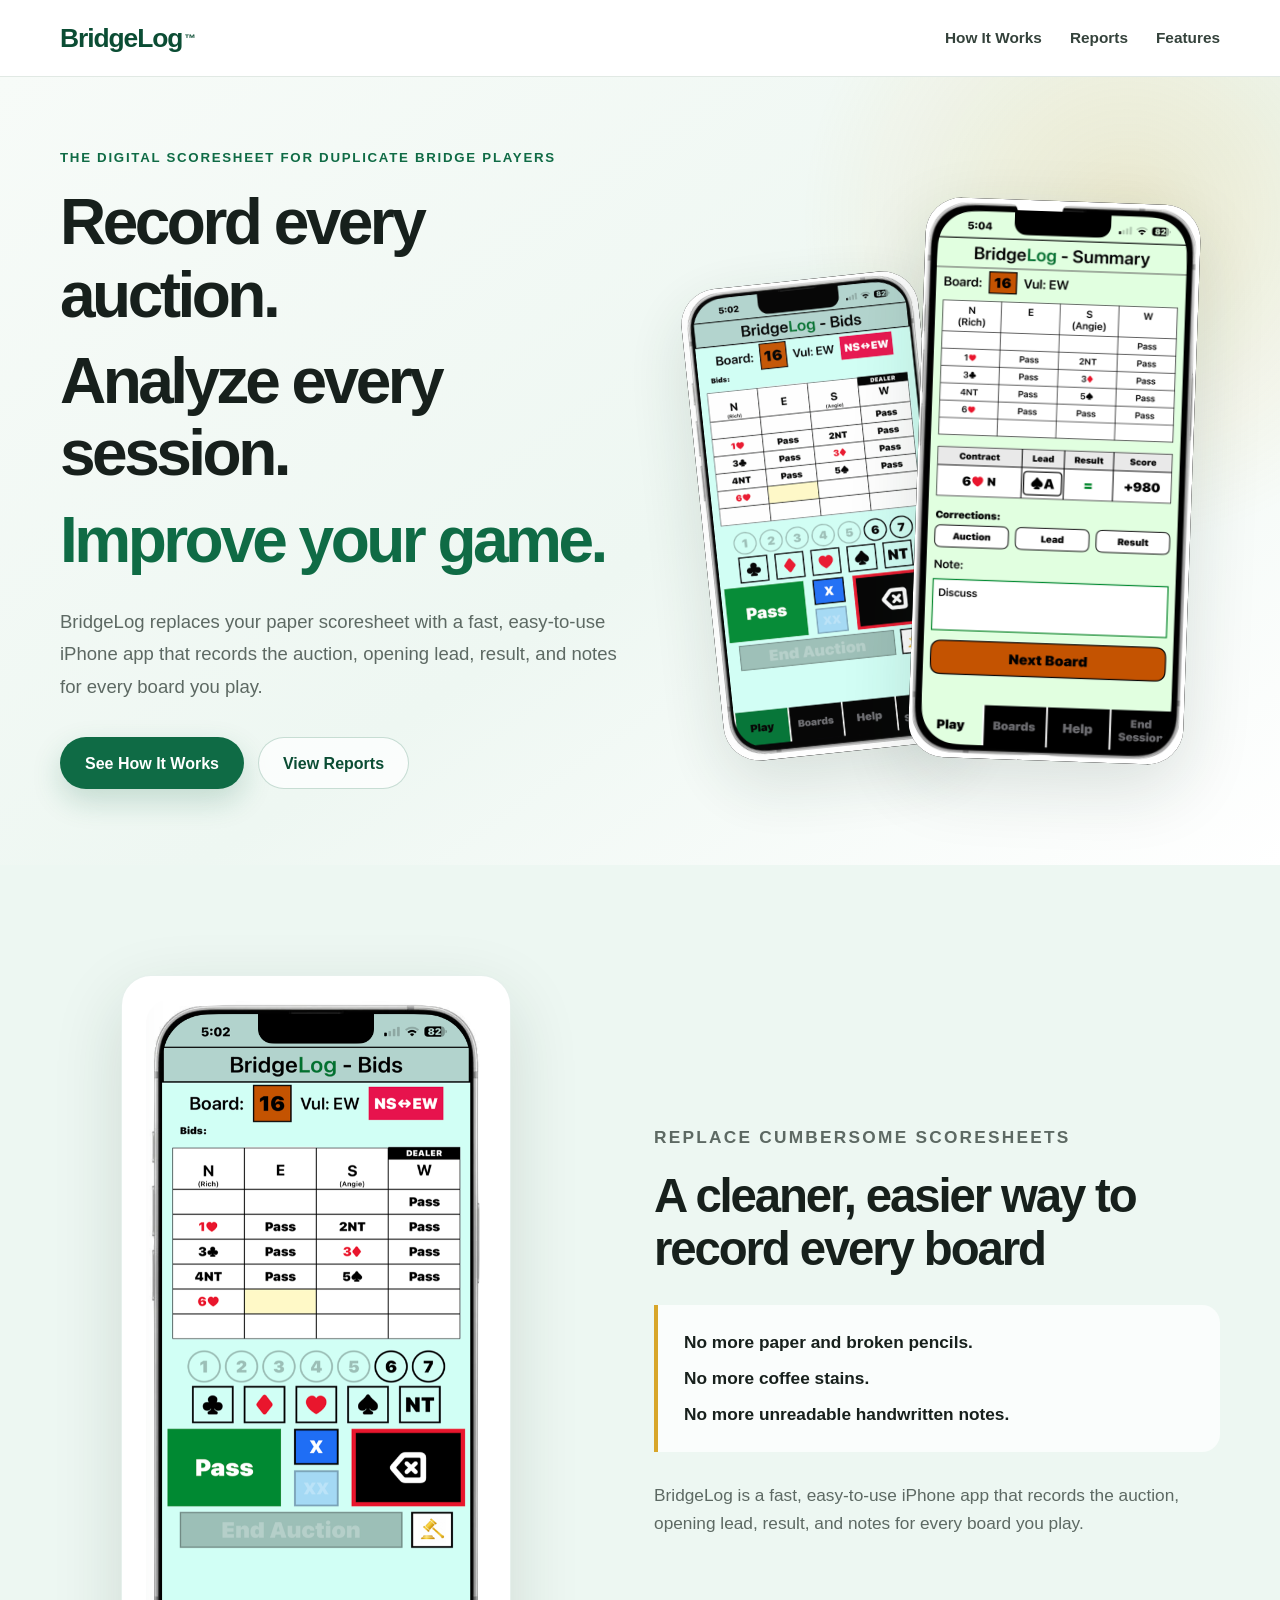
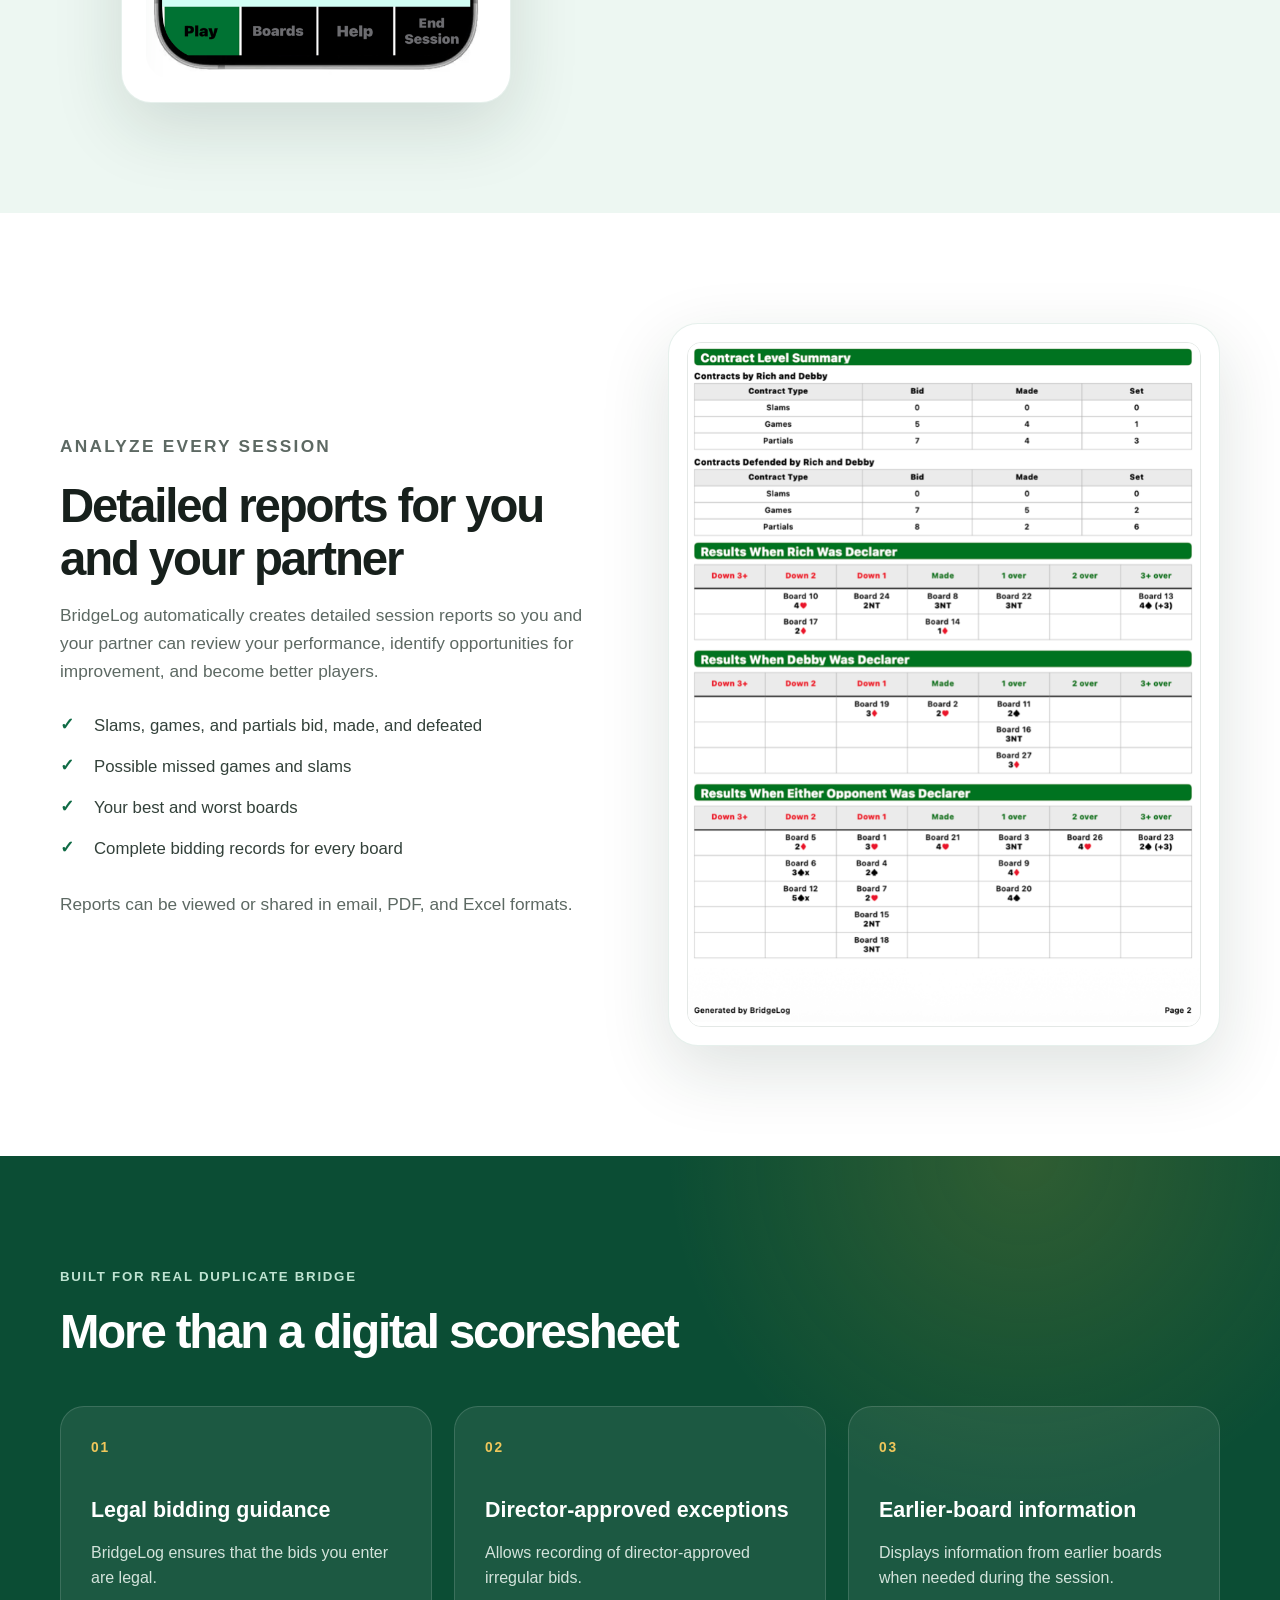
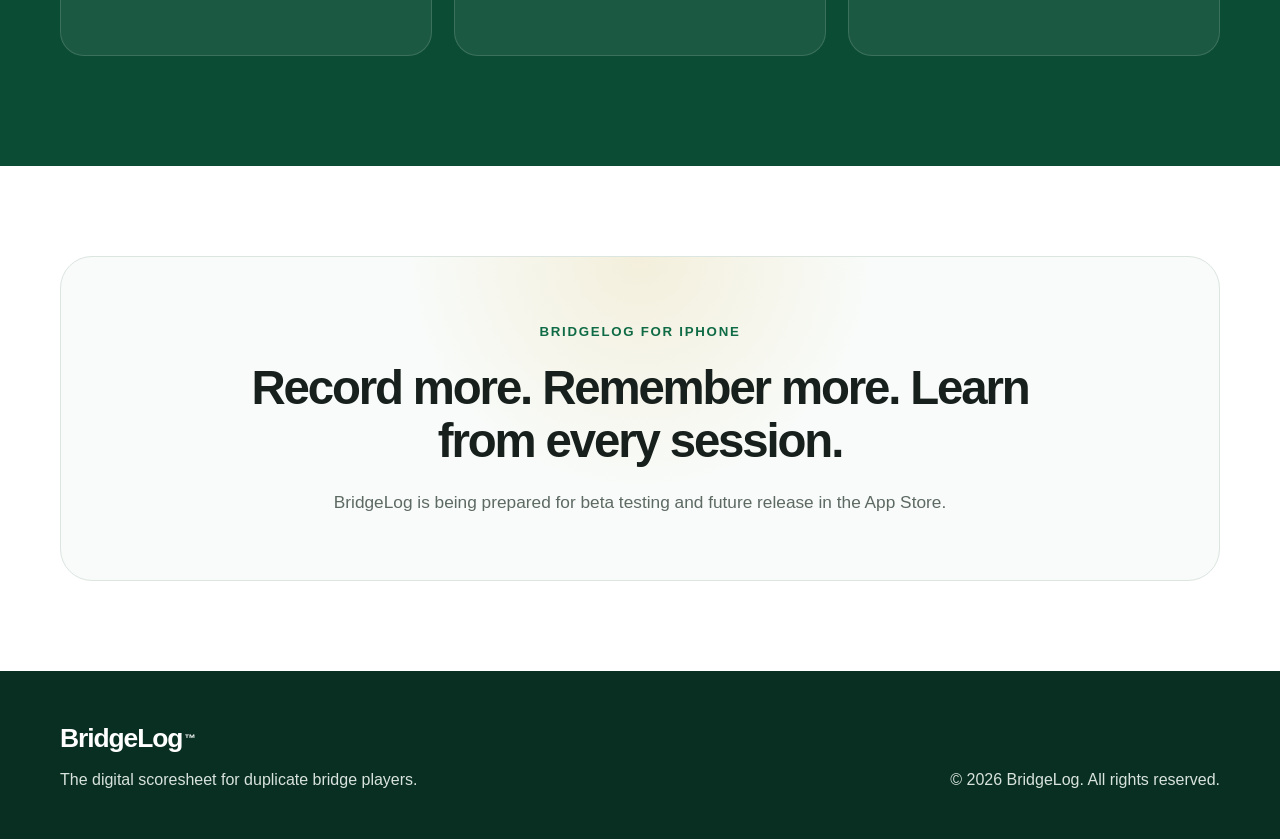
<file: index.html>
<!DOCTYPE html>
<html lang="en">
<head>
  <meta charset="UTF-8">
  <meta name="viewport" content="width=device-width, initial-scale=1.0">
  <meta name="description" content="BridgeLog is the digital scoresheet for duplicate bridge players. Record every auction, analyze every session, and improve your game.">
  <title>BridgeLog™ | The Digital Scoresheet for Duplicate Bridge Players</title>
  <link rel="stylesheet" href="styles.css">
</head>

<body>
  <header class="site-header">
    <div class="container header-inner">
      <a class="brand" href="#top" aria-label="BridgeLog home">
        BridgeLog<span class="trademark">™</span>
      </a>

      <nav class="nav-links" aria-label="Primary navigation">
        <a href="#how-it-works">How It Works</a>
        <a href="#reports">Reports</a>
        <a href="#features">Features</a>
      </nav>
    </div>
  </header>

  <main id="top">
    <section class="hero">
      <div class="container hero-grid">
        <div class="hero-copy">
          <p class="eyebrow">The digital scoresheet for duplicate bridge players</p>

          <h1>
            <span>Record every auction.</span>
            <span>Analyze every session.</span>
            <span>Improve your game.</span>
          </h1>

          <p class="hero-description">
            BridgeLog replaces your paper scoresheet with a fast, easy-to-use iPhone app
            that records the auction, opening lead, result, and notes for every board you play.
          </p>

          <div class="hero-actions">
            <a class="button button-primary" href="#how-it-works">See How It Works</a>
            <a class="button button-secondary" href="#reports">View Reports</a>
          </div>
        </div>

        <div class="hero-visual">
          <div class="phone-card phone-card-front">
            <img src="assets/SummaryOnPhone.png" alt="BridgeLog summary screen shown on an iPhone">
          </div>

          <div class="phone-card phone-card-back">
            <img src="assets/BidsOnPhone.png" alt="BridgeLog bidding screen shown on an iPhone">
          </div>
        </div>
      </div>
    </section>

    <section class="section section-soft" id="how-it-works">
      <div class="container two-column">
        <div class="image-panel phone-panel">
          <img src="assets/BidsOnPhone.png" alt="BridgeLog bidding screen">
        </div>

        <div class="section-copy">
            <p class="eyebrow">Replace cumbersome scoresheets</p>
          <h2>A cleaner, easier way to record every board</h2>

          <div class="short-statements">
            <p>No more paper and broken pencils.</p>
            <p>No more coffee stains.</p>
            <p>No more unreadable handwritten notes.</p>
          </div>

          <p>
          <p>
              BridgeLog is a fast, easy-to-use iPhone app that records the auction,
              opening lead, result, and notes for every board you play.
          </p>
          </p>
        </div>
      </div>
    </section>

    <section class="section" id="reports">
      <div class="container two-column report-layout">
        <div class="section-copy">
          <p class="eyebrow">Analyze every session</p>
          <h2>Detailed reports for you and your partner</h2>

          <p>
            BridgeLog automatically creates detailed session reports so you and your partner
            can review your performance, identify opportunities for improvement, and become
            better players.
          </p>

          <ul class="check-list">
            <li>Slams, games, and partials bid, made, and defeated</li>
            <li>Possible missed games and slams</li>
            <li>Your best and worst boards</li>
            <li>Complete bidding records for every board</li>
          </ul>

          <p>
            Reports can be viewed or shared in email, PDF, and Excel formats.
          </p>
        </div>

        <div class="image-panel report-panel">
          <img src="assets/PDFReportPage2.png" alt="Page from a BridgeLog session report">
        </div>
      </div>
    </section>

    <section class="section section-dark" id="features">
      <div class="container">
        <div class="section-heading">
          <p class="eyebrow eyebrow-light">Built for real duplicate bridge</p>
          <h2>More than a digital scoresheet</h2>
        </div>

        <div class="feature-grid">
          <article class="feature-card">
            <div class="feature-number">01</div>
            <h3>Legal bidding guidance</h3>
            <p>BridgeLog ensures that the bids you enter are legal.</p>
          </article>

          <article class="feature-card">
            <div class="feature-number">02</div>
            <h3>Director-approved exceptions</h3>
            <p>Allows recording of director-approved irregular bids.</p>
          </article>

          <article class="feature-card">
            <div class="feature-number">03</div>
            <h3>Earlier-board information</h3>
            <p>Displays information from earlier boards when needed during the session.</p>
          </article>
        </div>
      </div>
    </section>

    <section class="section final-cta">
      <div class="container cta-card">
        <p class="eyebrow">BridgeLog for iPhone</p>
        <h2>Record more. Remember more. Learn from every session.</h2>
        <p>
          BridgeLog is being prepared for beta testing and future release in the App Store.
        </p>
      </div>
    </section>
  </main>

  <footer class="site-footer">
    <div class="container footer-inner">
      <div>
        <div class="brand footer-brand">
          BridgeLog<span class="trademark">™</span>
        </div>
        <p>The digital scoresheet for duplicate bridge players.</p>
      </div>

      <p class="copyright">© 2026 BridgeLog. All rights reserved.</p>
    </div>
  </footer>
</body>
</html>
</file>
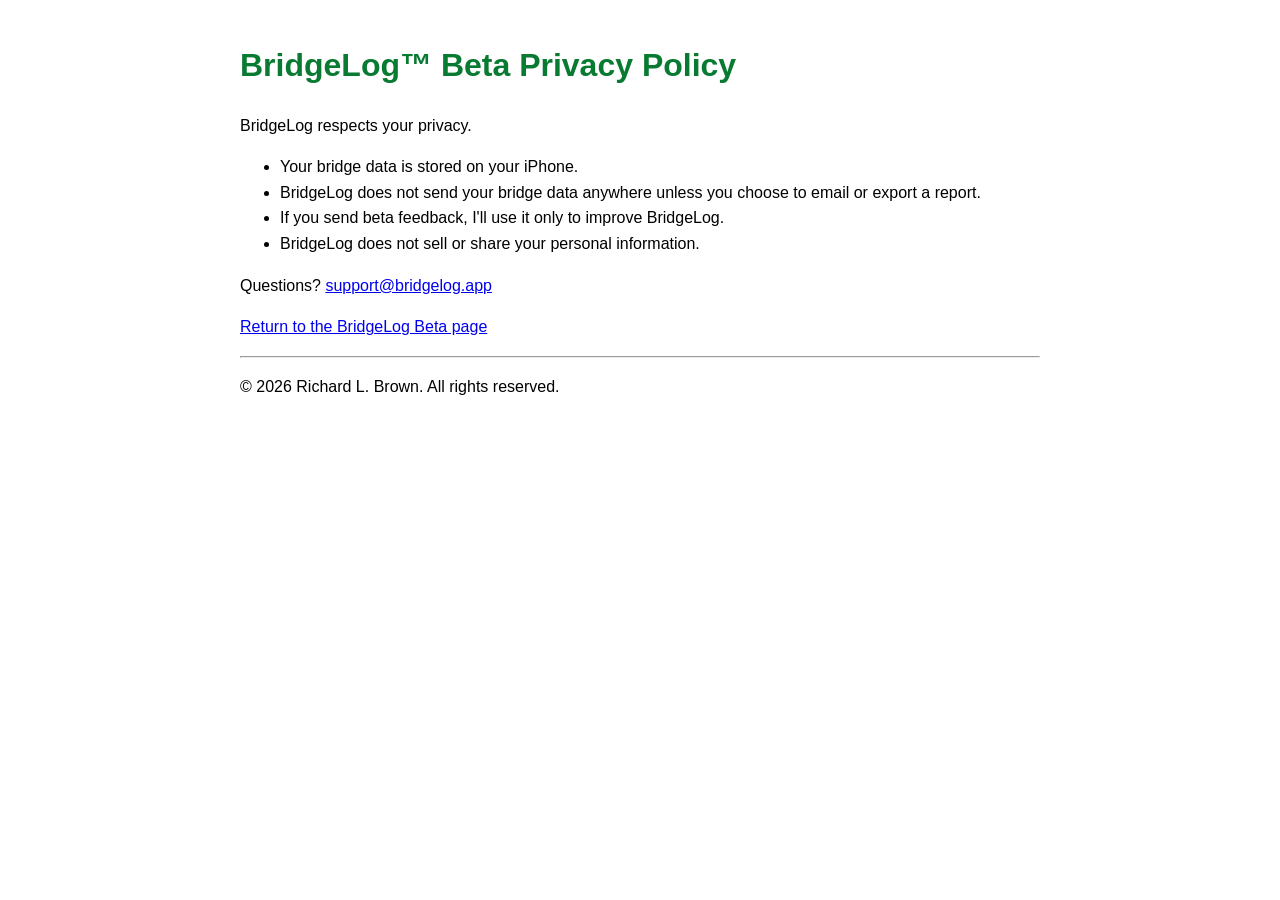
<file: beta/privacy.html>
<!DOCTYPE html><html lang='en'><head><meta charset='utf-8'><meta name='robots' content='noindex,nofollow'><title>BridgeLog Beta Privacy Policy</title></head><body style="font-family:-apple-system,BlinkMacSystemFont,'Segoe UI',sans-serif;max-width:800px;margin:40px auto;line-height:1.6;padding:0 20px">
<h1 style="color:#087a31">BridgeLog™ Beta Privacy Policy</h1>
<p>BridgeLog respects your privacy.</p>
<ul>
<li>Your bridge data is stored on your iPhone.</li>
<li>BridgeLog does not send your bridge data anywhere unless you choose to email or export a report.</li>
<li>If you send beta feedback, I'll use it only to improve BridgeLog.</li>
<li>BridgeLog does not sell or share your personal information.</li>
</ul>
<p>Questions? <a href="mailto:support@bridgelog.app">support@bridgelog.app</a></p>
<p><a href="index.html">Return to the BridgeLog Beta page</a></p><hr>
<p>© 2026 Richard L. Brown. All rights reserved.</p></body></html>
</file>
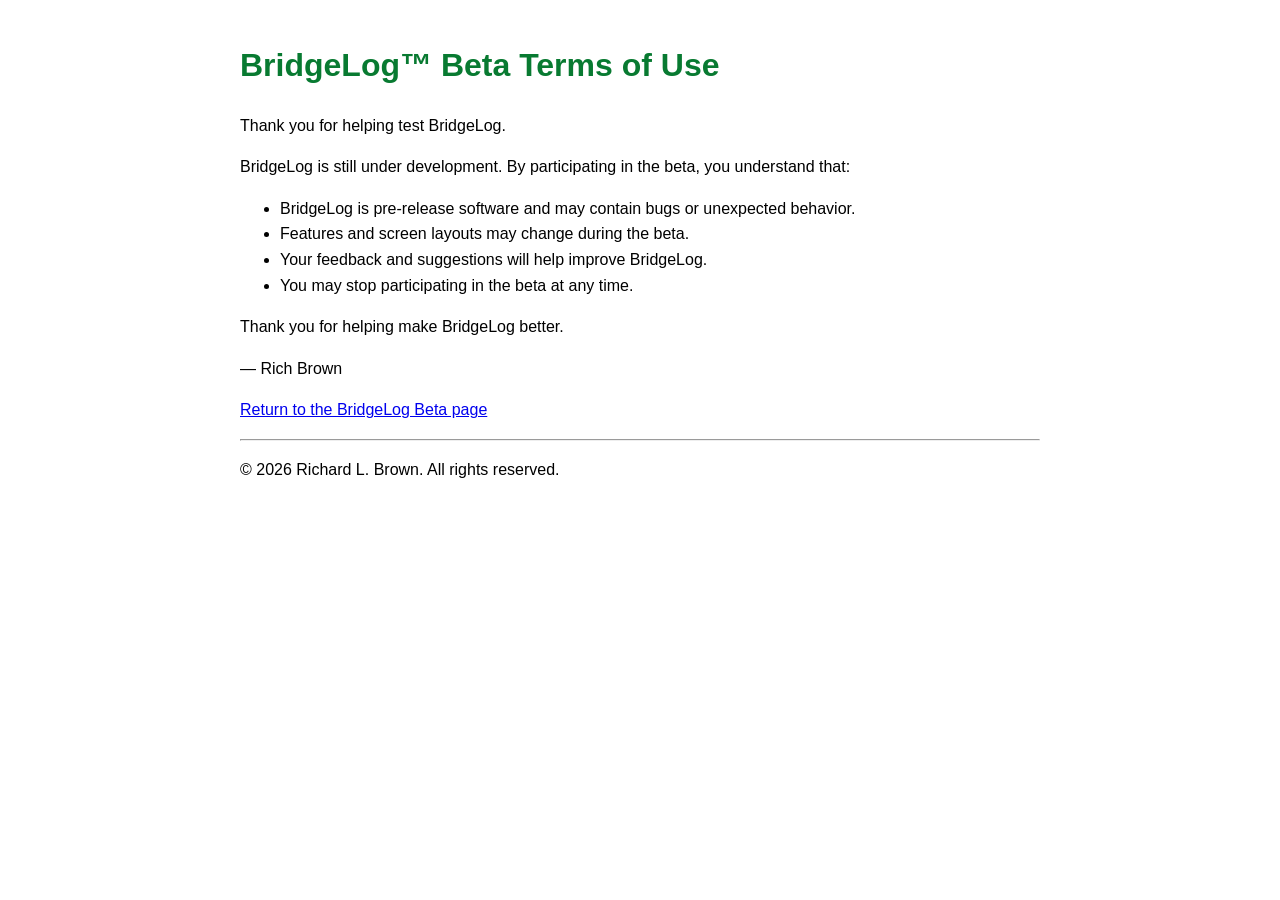
<file: beta/terms.html>
<!DOCTYPE html><html lang='en'><head><meta charset='utf-8'><meta name='robots' content='noindex,nofollow'><title>BridgeLog Beta Terms of Use</title></head><body style="font-family:-apple-system,BlinkMacSystemFont,'Segoe UI',sans-serif;max-width:800px;margin:40px auto;line-height:1.6;padding:0 20px">
<h1 style="color:#087a31">BridgeLog™ Beta Terms of Use</h1>
<p>Thank you for helping test BridgeLog.</p>
<p>BridgeLog is still under development. By participating in the beta, you understand that:</p>
<ul>
<li>BridgeLog is pre-release software and may contain bugs or unexpected behavior.</li>
<li>Features and screen layouts may change during the beta.</li>
<li>Your feedback and suggestions will help improve BridgeLog.</li>
<li>You may stop participating in the beta at any time.</li>
</ul>
<p>Thank you for helping make BridgeLog better.</p>
<p>— Rich Brown</p>
<p><a href="index.html">Return to the BridgeLog Beta page</a></p><hr>
<p>© 2026 Richard L. Brown. All rights reserved.</p></body></html>
</file>
<file: styles.css>
/* BridgeLog website */

:root {
  --green: #0f6b45;
  --green-dark: #0b4d34;
  --green-soft: #edf7f2;
  --gold: #d8a62a;
  --ink: #17201c;
  --muted: #5d6963;
  --line: #dce5e0;
  --white: #ffffff;
  --shadow: 0 24px 70px rgba(18, 48, 35, 0.14);
}

* {
  box-sizing: border-box;
}

html {
  scroll-behavior: smooth;
}

body {
  margin: 0;
  color: var(--ink);
  background: var(--white);
  font-family: -apple-system, BlinkMacSystemFont, "Segoe UI", Helvetica, Arial, sans-serif;
  line-height: 1.6;
}

img {
  display: block;
  max-width: 100%;
}

a {
  color: inherit;
}

.container {
  width: min(1160px, calc(100% - 40px));
  margin: 0 auto;
}

.site-header {
  position: sticky;
  top: 0;
  z-index: 100;
  background: rgba(255, 255, 255, 0.94);
  border-bottom: 1px solid rgba(220, 229, 224, 0.85);
  backdrop-filter: blur(14px);
}

.header-inner {
  min-height: 76px;
  display: flex;
  align-items: center;
  justify-content: space-between;
  gap: 28px;
}

.brand {
  color: var(--green-dark);
  font-size: 1.65rem;
  font-weight: 800;
  letter-spacing: -0.04em;
  text-decoration: none;
}

.trademark {
  position: relative;
  top: -0.45em;
  margin-left: 2px;
  font-size: 0.42em;
  letter-spacing: 0;
}

.nav-links {
  display: flex;
  align-items: center;
  gap: 28px;
}

.nav-links a {
  color: #34423b;
  font-size: 0.96rem;
  font-weight: 650;
  text-decoration: none;
}

.nav-links a:hover {
  color: var(--green);
}

.hero {
  overflow: hidden;
  background:
    radial-gradient(circle at 88% 18%, rgba(216, 166, 42, 0.18), transparent 25%),
    linear-gradient(145deg, #f7fbf8 0%, #eef7f2 55%, #ffffff 100%);
}

.hero-grid {
  min-height: 700px;
  display: grid;
  grid-template-columns: 1.05fr 0.95fr;
  align-items: center;
  gap: 70px;
  padding-top: 70px;
  padding-bottom: 76px;
}

.eyebrow {
  margin: 0 0 18px;
  color: var(--green);
  font-size: 0.83rem;
  font-weight: 800;
  letter-spacing: 0.13em;
  text-transform: uppercase;
}

.hero h1 {
  max-width: 700px;
  margin: 0;
  font-size: clamp(2.55rem, 5vw, 4.85rem);
  font-weight: 820;
  letter-spacing: -0.055em;
  line-height: 1.13;
}

.hero h1 span {
  display: block;
  margin-bottom: 0.22em;
}

.hero h1 span:last-child {
  margin-bottom: 0;
  color: var(--green);
}

.hero-description {
  max-width: 650px;
  margin: 30px 0 0;
  color: var(--muted);
  font-size: 1.16rem;
  line-height: 1.75;
}

.hero-actions {
  display: flex;
  flex-wrap: wrap;
  gap: 14px;
  margin-top: 34px;
}

.button {
  display: inline-flex;
  min-height: 52px;
  align-items: center;
  justify-content: center;
  padding: 0 24px;
  border: 1px solid transparent;
  border-radius: 999px;
  font-weight: 750;
  text-decoration: none;
  transition: transform 160ms ease, box-shadow 160ms ease, background 160ms ease;
}

.button:hover {
  transform: translateY(-2px);
}

.button-primary {
  color: var(--white);
  background: var(--green);
  box-shadow: 0 12px 30px rgba(15, 107, 69, 0.2);
}

.button-primary:hover {
  background: var(--green-dark);
}

.button-secondary {
  color: var(--green-dark);
  background: rgba(255, 255, 255, 0.72);
  border-color: rgba(15, 107, 69, 0.22);
}

.hero-visual {
  position: relative;
  min-height: 570px;
}

.phone-card {
  position: absolute;
  overflow: hidden;
  border-radius: 36px;
  background: #111;
  box-shadow: var(--shadow);
}

.phone-card img {
  width: 100%;
  height: auto;
}

.phone-card-front {
  z-index: 2;
  top: 18px;
  right: 28px;
  width: 275px;
  transform: rotate(2deg);
}

.phone-card-back {
  z-index: 1;
  left: 0;
  bottom: 0;
  width: 238px;
  opacity: 0.97;
  transform: rotate(-6deg);
}

.section {
  padding: 110px 0;
}

.section-soft {
  background: var(--green-soft);
}

.two-column {
  display: grid;
  grid-template-columns: 0.95fr 1.05fr;
  align-items: center;
  gap: 82px;
}

.report-layout {
  grid-template-columns: 1fr 1.05fr;
}

.section-copy h2,
.section-heading h2,
.cta-card h2 {
  margin: 0;
  font-size: clamp(2rem, 3.7vw, 3.45rem);
  line-height: 1.12;
  letter-spacing: -0.045em;
}

.section-copy > p {
  color: var(--muted);
  font-size: 1.08rem;
}

.short-statements {
  margin: 30px 0;
  padding: 24px 26px;
  border-left: 4px solid var(--gold);
  background: rgba(255, 255, 255, 0.75);
  border-radius: 0 18px 18px 0;
}

.short-statements p {
  margin: 0 0 8px;
  color: var(--ink);
  font-size: 1.08rem;
  font-weight: 700;
}

.short-statements p:last-child {
  margin-bottom: 0;
}

.image-panel {
  overflow: hidden;
  border: 1px solid rgba(15, 107, 69, 0.1);
  border-radius: 30px;
  background: var(--white);
  box-shadow: var(--shadow);
}

.phone-panel {
  max-width: 390px;
  justify-self: center;
  padding: 24px;
}

.phone-panel img {
  border-radius: 24px;
}

.report-panel {
  padding: 18px;
}

.report-panel img {
  border: 1px solid #e4e8e6;
  border-radius: 14px;
}

.check-list {
  margin: 28px 0;
  padding: 0;
  list-style: none;
}

.check-list li {
  position: relative;
  margin: 0 0 14px;
  padding-left: 34px;
  color: #33413a;
  font-size: 1.05rem;
}

.check-list li::before {
  position: absolute;
  top: -1px;
  left: 0;
  width: 24px;
  height: 24px;
  color: var(--green);
  content: "✓";
  font-weight: 900;
}

.section-dark {
  color: var(--white);
  background:
    radial-gradient(circle at 80% 0%, rgba(216, 166, 42, 0.18), transparent 30%),
    var(--green-dark);
}

.section-heading {
  max-width: 720px;
  margin-bottom: 48px;
}

.eyebrow-light {
  color: #bfe4d2;
}

.feature-grid {
  display: grid;
  grid-template-columns: repeat(3, 1fr);
  gap: 22px;
}

.feature-card {
  min-height: 250px;
  padding: 30px;
  border: 1px solid rgba(255, 255, 255, 0.14);
  border-radius: 24px;
  background: rgba(255, 255, 255, 0.07);
}

.feature-number {
  margin-bottom: 34px;
  color: #f0c75b;
  font-size: 0.86rem;
  font-weight: 850;
  letter-spacing: 0.13em;
}

.feature-card h3 {
  margin: 0 0 12px;
  font-size: 1.34rem;
}

.feature-card p {
  margin: 0;
  color: #d3e3db;
}

.final-cta {
  padding-top: 90px;
  padding-bottom: 90px;
}

.cta-card {
  padding: 64px 54px;
  text-align: center;
  border: 1px solid var(--line);
  border-radius: 32px;
  background:
    radial-gradient(circle at 50% 0%, rgba(216, 166, 42, 0.14), transparent 35%),
    #f8fbf9;
}

.cta-card h2 {
  max-width: 820px;
  margin: 0 auto;
}

.cta-card p:last-child {
  max-width: 680px;
  margin: 22px auto 0;
  color: var(--muted);
  font-size: 1.08rem;
}

.site-footer {
  padding: 46px 0;
  color: #d8e3dd;
  background: #092f22;
}

.footer-inner {
  display: flex;
  align-items: flex-end;
  justify-content: space-between;
  gap: 30px;
}

.footer-brand {
  color: var(--white);
}

.site-footer p {
  margin: 8px 0 0;
}

.copyright {
  text-align: right;
}

@media (max-width: 900px) {
  .hero-grid,
  .two-column,
  .report-layout {
    grid-template-columns: 1fr;
  }

  .hero-grid {
    gap: 40px;
  }

  .hero-copy {
    text-align: center;
  }

  .hero-description {
    margin-right: auto;
    margin-left: auto;
  }

  .hero-actions {
    justify-content: center;
  }

  .hero-visual {
    min-height: 535px;
    max-width: 540px;
    width: 100%;
    margin: 0 auto;
  }

  .phone-card-front {
    right: 10%;
  }

  .phone-card-back {
    left: 8%;
  }

  .feature-grid {
    grid-template-columns: 1fr;
  }

  .report-layout .section-copy {
    order: 1;
  }

  .report-layout .report-panel {
    order: 2;
  }
}

@media (max-width: 650px) {
  .container {
    width: min(100% - 28px, 1160px);
  }

  .header-inner {
    min-height: 68px;
  }

  .nav-links {
    display: none;
  }

  .hero-grid {
    min-height: auto;
    padding-top: 54px;
    padding-bottom: 60px;
  }

  .hero h1 {
    font-size: 2.45rem;
    line-height: 1.17;
  }

  .hero h1 span {
    margin-bottom: 0.32em;
  }

  .hero-description {
    font-size: 1.03rem;
  }

  .hero-visual {
    min-height: 430px;
  }

  .phone-card-front {
    right: 5%;
    width: 210px;
  }

  .phone-card-back {
    left: 3%;
    width: 180px;
  }

  .section {
    padding: 76px 0;
  }

  .two-column {
    gap: 44px;
  }

  .section-copy h2,
  .section-heading h2,
  .cta-card h2 {
    font-size: 2.2rem;
  }

  .feature-card {
    min-height: auto;
  }

  .cta-card {
    padding: 44px 24px;
  }

  .footer-inner {
    align-items: flex-start;
    flex-direction: column;
  }

  .copyright {
    text-align: left;
  }
}
</file>
